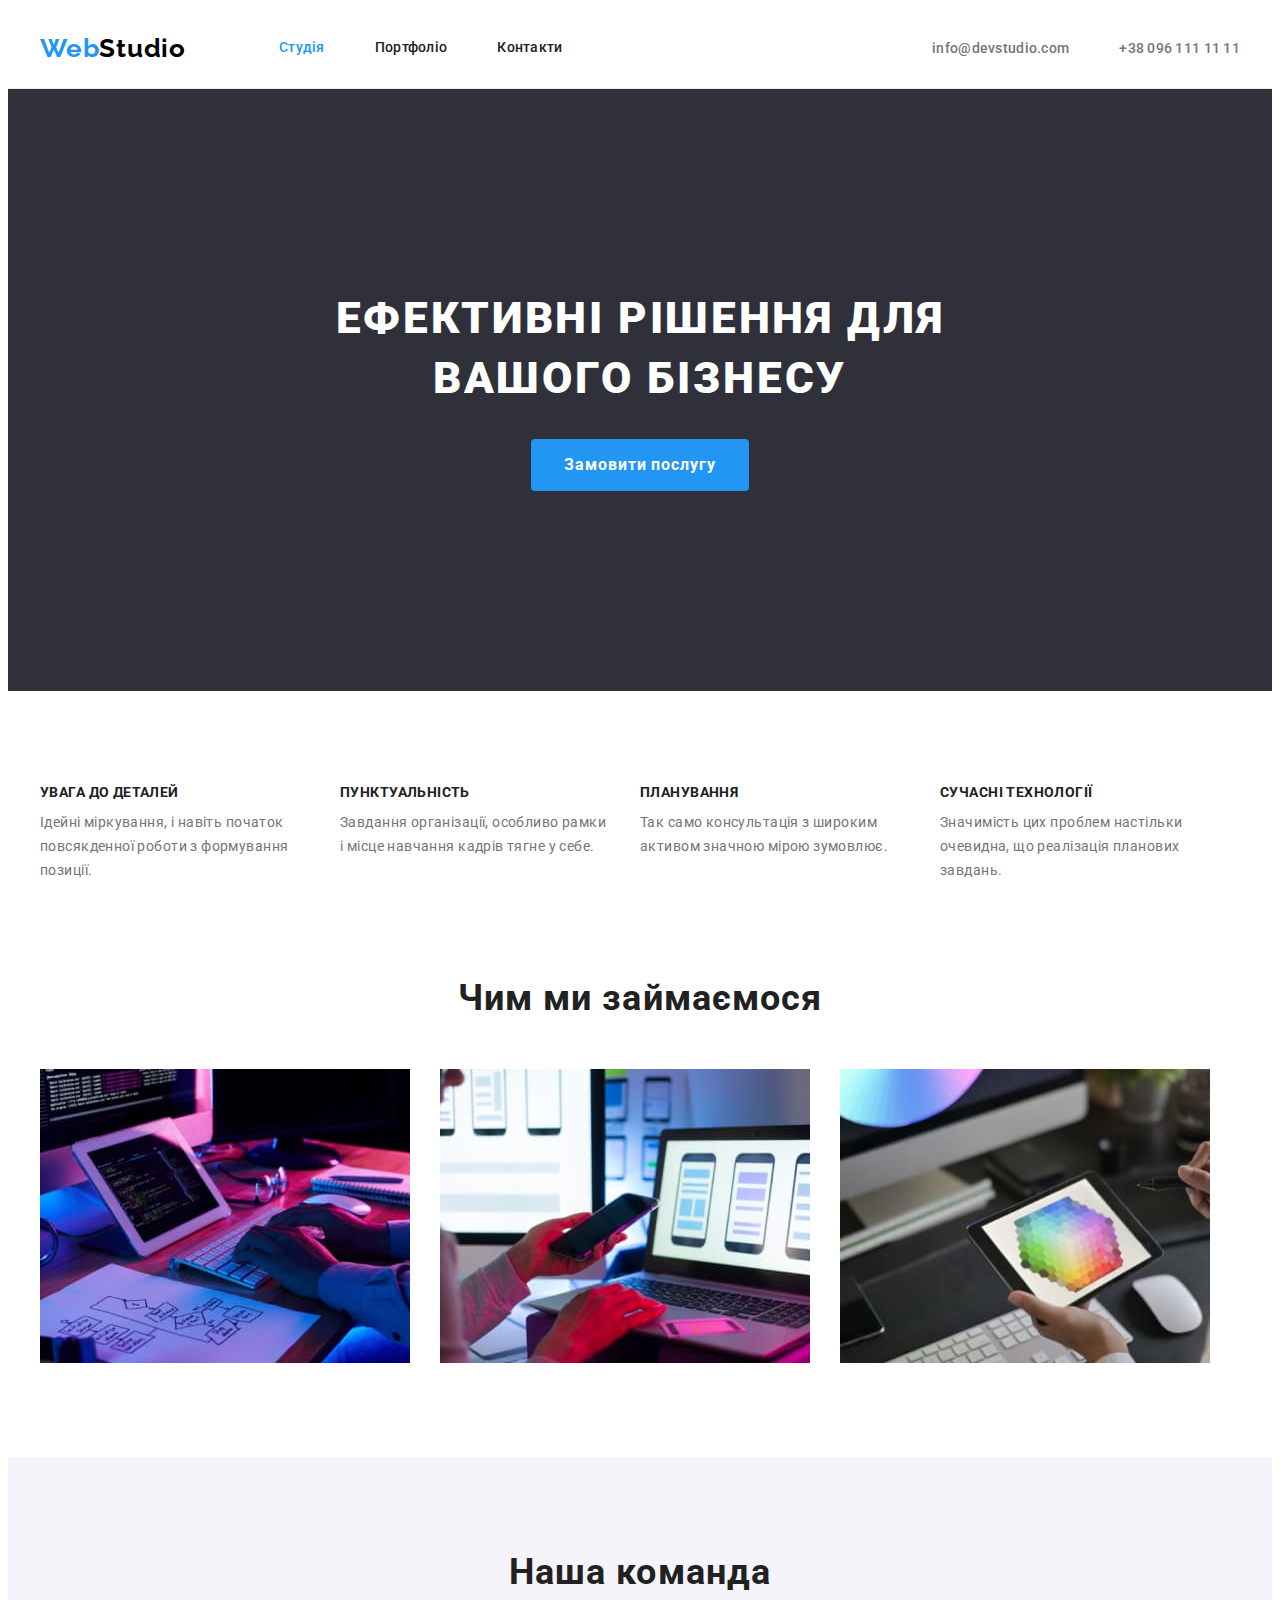
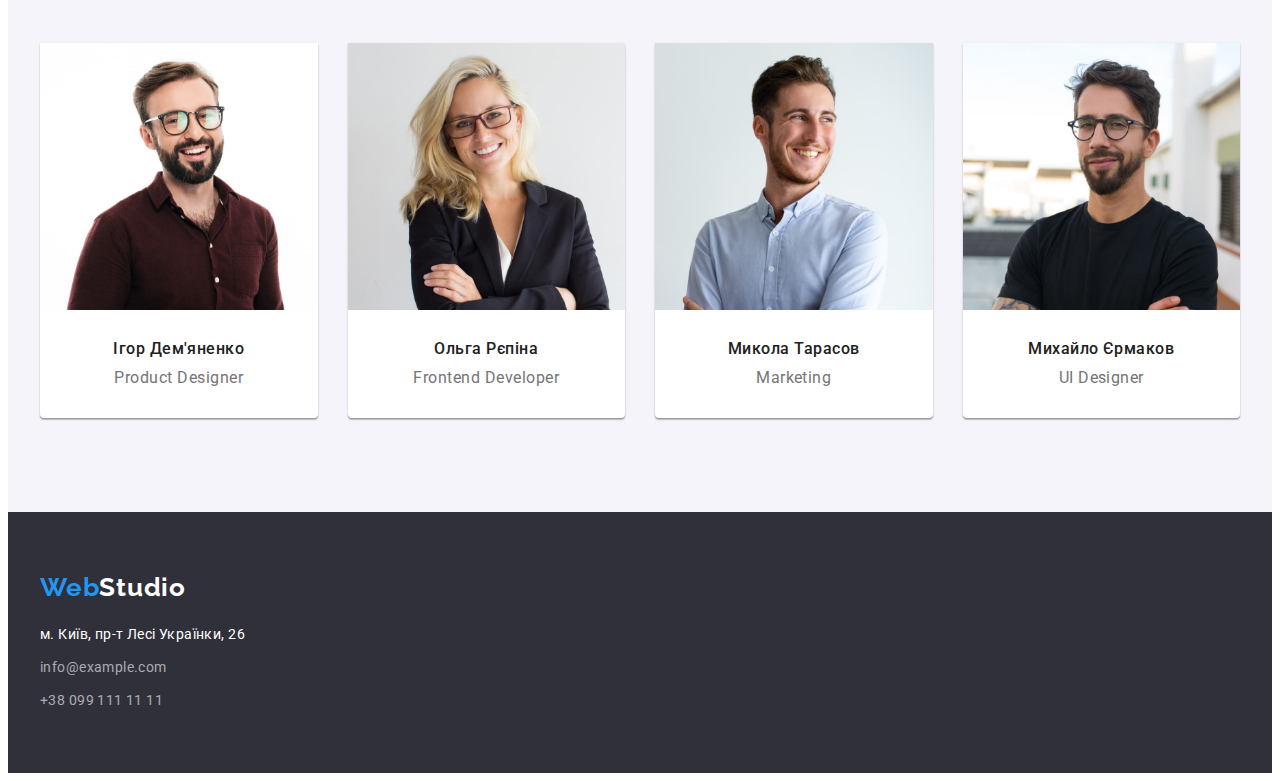
<file: index.html>
<!DOCTYPE html>
<html lang="uk">
  <head>
    <meta charset="UTF-8" />
    <meta http-equiv="X-UA-Compatible" content="IE=edge" />
    <meta name="viewport" content="width=device-width, initial-scale=1.0" />
    <title>Web Studio</title>
    <link rel="preconnect" href="https://fonts.googleapis.com" />
    <link rel="preconnect" href="https://fonts.gstatic.com" crossorigin />
    <link
      href="https://fonts.googleapis.com/css2?family=Raleway:wght@700&family=Roboto:wght@400;500;700;900&display=swap"
      rel="stylesheet"
    />
    <link
      rel="stylesheet"
      href="https://cdnjs.cloudflare.com/ajax/libs/modern-normalize/1.1.0/modern-normalize.min.css"
      integrity="sha512-wpPYUAdjBVSE4KJnH1VR1HeZfpl1ub8YT/NKx4PuQ5NmX2tKuGu6U/JRp5y+Y8XG2tV+wKQpNHVUX03MfMFn9Q=="
      crossorigin="anonymous"
      referrerpolicy="no-referrer"
    />
    <link rel="stylesheet" href="./css/styles.css" />
  </head>
  <body>
    <header class="header">
      <div class="container header-container">
        <nav class="header-nav">
          <a class="link header-logo" href=""
            ><span class="logo-accent">Web</span>Studio</a
          >
          <ul class="list header-list">
            <li class="header-item">
              <a class="header-link link current" href="">Студія</a>
            </li>
            <li class="header-item">
              <a class="header-link link" href="./portfolio.html">Портфоліо</a>
            </li>
            <li class="header-item">
              <a class="header-link link" href="">Контакти</a>
            </li>
          </ul>
        </nav>

        <ul class="list header-connect">
          <li class="connect-header-item">
            <a class="link header-mail" href="mailto:info@devstudio.com"
              >info@devstudio.com</a
            >
          </li>
          <li class="connect-header-item">
            <a class="link header-tel" href="tel:+380961111111"
              >+38 096 111 11 11</a
            >
          </li>
        </ul>
      </div>
    </header>
    <main>
      <section class="hero">
        <div class="container">
          <h1 class="hero-title">Ефективні рішення для вашого бізнесу</h1>
          <button type="button" class="hero-btn">Замовити послугу</button>
        </div>
      </section>
      <section class="features section">
        <div class="container">
          <h2 class="visually-hidden">Особливості</h2>
          <ul class="list features-list">
            <li class="features-item">
              <h3 class="features-title">Увага до деталей</h3>
              <p class="features-text">
                Ідейні міркування, і навіть початок повсякденної роботи з
                формування позиції.
              </p>
            </li>
            <li class="features-item">
              <h3 class="features-title">Пунктуальність</h3>
              <p class="features-text">
                Завдання організації, особливо рамки і місце навчання кадрів
                тягне у себе.
              </p>
            </li>
            <li class="features-item">
              <h3 class="features-title">Планування</h3>
              <p class="features-text">
                Так само консультація з широким активом значною мірою зумовлює.
              </p>
            </li>
            <li class="features-item">
              <h3 class="features-title">Сучасні технології</h3>
              <p class="features-text">
                Значимість цих проблем настільки очевидна, що реалізація
                планових завдань.
              </p>
            </li>
          </ul>
        </div>
      </section>
      <section class="activity section">
        <div class="container">
          <h2 class="activity-title">Чим ми займаємося</h2>
          <ul class="list activity-list">
            <li class="activity-item">
              <img
                src="./images/about1.jpg"
                alt="html"
                width="370"
                height="294"
              />
            </li>
            <li class="activity-item">
              <img
                src="./images/about2.jpg"
                alt="mobile"
                width="370"
                height="294"
              />
            </li>
            <li class="activity-item">
              <img
                src="./images/about3.jpg"
                alt="desing"
                width="370"
                height="294"
              />
            </li>
          </ul>
        </div>
      </section>
      <section class="team section">
        <div class="container">
          <h2 class="team-title">Наша команда</h2>
          <ul class="list team-list">
            <li class="team-card">
              <img src="./images/igor.jpg" alt="" width="270" height="260" />
              <div class="team-elements">
                <h3 class="card-title">Ігор Дем'яненко</h3>
                <p class="card-text" lang="en">Product Designer</p>
              </div>
            </li>
            <li class="team-card">
              <img src="./images/olga.jpg" alt="" width="270" height="260" />
              <div class="team-elements">
                <h3 class="card-title">Ольга Рєпіна</h3>
                <p class="card-text" lang="en">Frontend Developer</p>
              </div>
            </li>
            <li class="team-card">
              <img src="./images/nikolay.jpg" alt="" width="270" height="260" />
              <div class="team-elements">
                <h3 class="card-title">Микола Тарасов</h3>
                <p class="card-text" lang="en">Marketing</p>
              </div>
            </li>
            <li class="team-card">
              <img src="./images/myhail.jpg" alt="" width="270" height="260" />
              <div class="team-elements">
                <h3 class="card-title">Михайло Єрмаков</h3>
                <p class="card-text" lang="en">UI Designer</p>
              </div>
            </li>
          </ul>
        </div>
      </section>
    </main>
    <footer class="footer">
      <div class="container">
        <a class="link footer-logo" href=""
          ><span class="logo-accent">Web</span>Studio</a
        >
        <address class="address">
          <p class="address-text">м. Київ, пр-т Лесі Українки, 26</p>
          <ul class="list footer-connect">
            <li class="connect-item">
              <a class="link address-link" href="mailto:info@example.com"
                >info@example.com</a
              >
            </li>
            <li class="connect-item">
              <a class="link address-link" href="tel:+380991111111"
                >+38 099 111 11 11</a
              >
            </li>
          </ul>
        </address>
      </div>
    </footer>
  </body>
</html>
</file>
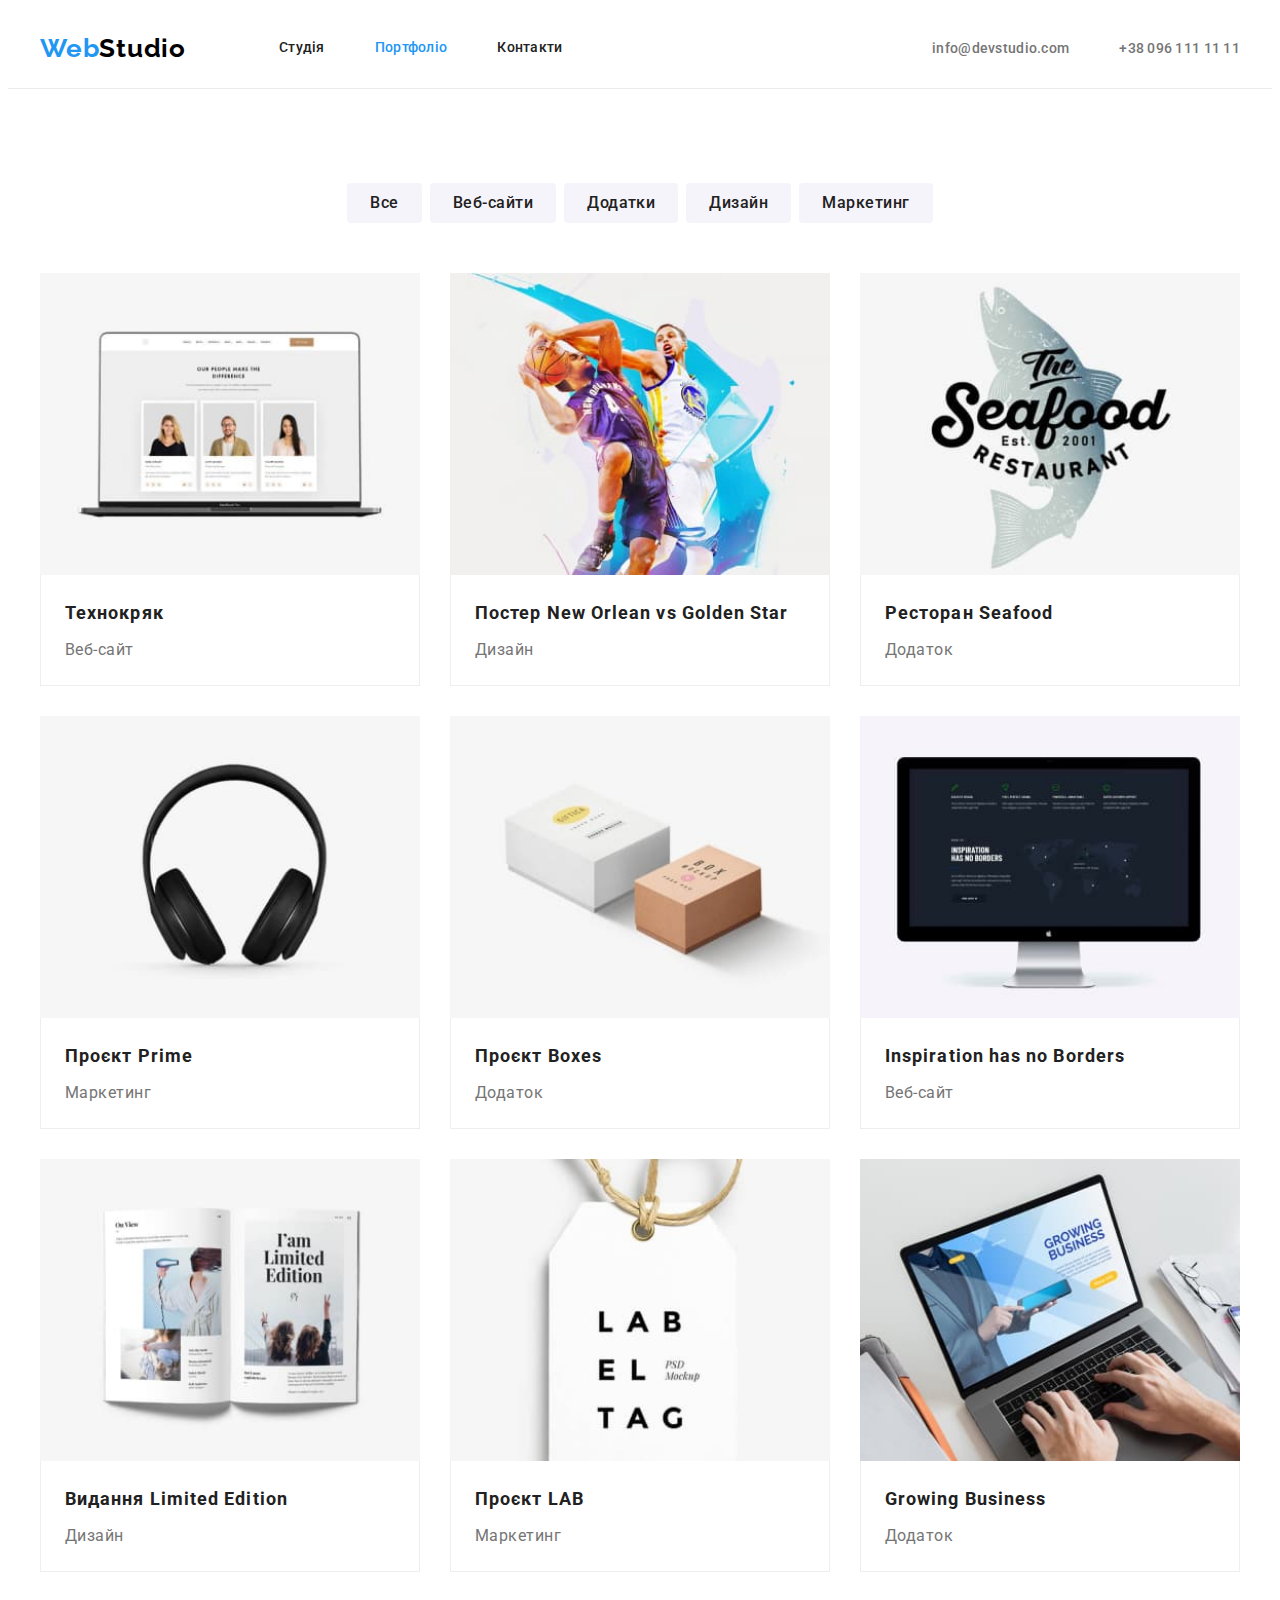
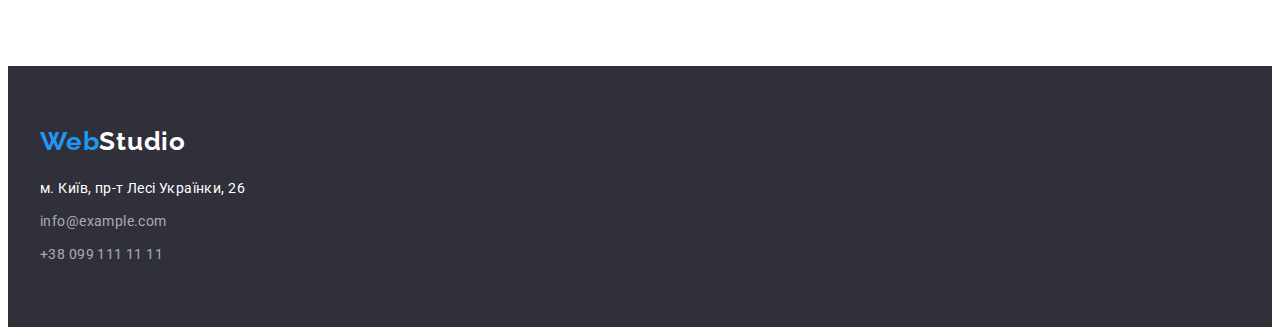
<file: portfolio.html>
<!DOCTYPE html>
<html lang="uk">
  <head>
    <meta charset="UTF-8" />
    <meta http-equiv="X-UA-Compatible" content="IE=edge" />
    <meta name="viewport" content="width=device-width, initial-scale=1.0" />
    <title>Web Studio</title>

    <link rel="preconnect" href="https://fonts.googleapis.com" />
    <link rel="preconnect" href="https://fonts.gstatic.com" crossorigin />
    <link
      href="https://fonts.googleapis.com/css2?family=Raleway:wght@700&family=Roboto:wght@400;500;700;900&display=swap"
      rel="stylesheet"
    />
    <link
      rel="stylesheet"
      href="https://cdnjs.cloudflare.com/ajax/libs/modern-normalize/1.1.0/modern-normalize.min.css"
      integrity="sha512-wpPYUAdjBVSE4KJnH1VR1HeZfpl1ub8YT/NKx4PuQ5NmX2tKuGu6U/JRp5y+Y8XG2tV+wKQpNHVUX03MfMFn9Q=="
      crossorigin="anonymous"
      referrerpolicy="no-referrer"
    />
    <link rel="stylesheet" href="./css/styles.css" />
  </head>
  <body>
    <header class="header">
      <div class="container">
        <nav class="header-nav">
          <a class="link header-logo" href=""
            ><span class="logo-accent">Web</span>Studio</a
          >
          <ul class="list header-list">
            <li class="header-item">
              <a class="header-link link" href="./index.html">Студія</a>
            </li>
            <li class="header-item">
              <a class="header-link link current" href="">Портфоліо</a>
            </li>
            <li class="header-item">
              <a class="header-link link" href="">Контакти</a>
            </li>
          </ul>
        </nav>

        <ul class="list header-connect">
          <li class="connect-header-item">
            <a class="link header-mail" href="mailto:info@devstudio.com"
              >info@devstudio.com</a
            >
          </li>
          <li class="connect-header-item">
            <a class="link header-tel" href="tel:+380961111111"
              >+38 096 111 11 11</a
            >
          </li>
        </ul>
      </div>
    </header>
    <main>
      <section class="portfolio section">
        <div class="container">
          <h1 class="visually-hidden">Портфоліо</h1>
          <ul class="filters list">
            <li><button class="btn" type="button">Все</button></li>
            <li><button class="btn" type="button">Веб-сайти</button></li>
            <li><button class="btn" type="button">Додатки</button></li>
            <li><button class="btn" type="button">Дизайн</button></li>
            <li><button class="btn" type="button">Маркетинг</button></li>
          </ul>

          <ul class="projects list">
            <li class="project-item">
              <a class="link" href=""
                ><img src="./images/website1.jpg" alt="Технокряк" />
                <div class="element">
                  <h2 class="project-title">Технокряк</h2>
                  <p class="project-text">Веб-сайт</p>
                </div></a
              >
            </li>
            <li class="project-item">
              <a class="link" href=""
                ><img src="./images/desing1.jpg" alt="Постер" />
                <div class="element">
                  <h2 class="project-title">
                    Постер New Orlean vs Golden Star
                  </h2>
                  <p class="project-text">Дизайн</p>
                </div></a
              >
            </li>
            <li class="project-item">
              <a class="link" href=""
                ><img src="./images/addition1.jpg" alt="Ресторан" />
                <div class="element">
                  <h2 class="project-title">Ресторан Seafood</h2>
                  <p class="project-text">Додаток</p>
                </div></a
              >
            </li>
            <li class="project-item">
              <a class="link" href=""
                ><img src="./images/marketing1.jpg" alt="Проєкт" />
                <div class="element">
                  <h2 class="project-title">Проєкт Prime</h2>
                  <p class="project-text">Маркетинг</p>
                </div></a
              >
            </li>
            <li class="project-item">
              <a class="link" href=""
                ><img src="./images/addition2.jpg" alt="Проєкт2" />
                <div class="element">
                  <h2 class="project-title">Проєкт Boxes</h2>
                  <p class="project-text">Додаток</p>
                </div></a
              >
            </li>
            <li class="project-item">
              <a class="link" href=""
                ><img src="./images/website2.jpg" alt="Веб-сайт" />
                <div class="element">
                  <h2 class="project-title">Inspiration has no Borders</h2>
                  <p class="project-text">Веб-сайт</p>
                </div></a
              >
            </li>
            <li class="project-item">
              <a class="link" href=""
                ><img src="./images/desing2.jpg" alt="Видання" />
                <div class="element">
                  <h2 class="project-title">Видання Limited Edition</h2>
                  <p class="project-text">Дизайн</p>
                </div></a
              >
            </li>
            <li class="project-item">
              <a class="link" href=""
                ><img src="./images/marketing2.jpg" alt="Проєкт3" />
                <div class="element">
                  <h2 class="project-title">Проєкт LAB</h2>
                  <p class="project-text">Маркетинг</p>
                </div></a
              >
            </li>
            <li class="project-item">
              <a class="link" href=""
                ><img src="./images/addition3.jpg" alt="Додаток" />
                <div class="element">
                  <h2 class="project-title">Growing Business</h2>
                  <p class="project-text">Додаток</p>
                </div></a
              >
            </li>
          </ul>
        </div>
      </section>
    </main>
    <footer class="footer">
      <div class="container">
        <a class="link footer-logo" href=""
          ><span class="logo-accent">Web</span>Studio</a
        >
        <address class="address">
          <p class="address-text">м. Київ, пр-т Лесі Українки, 26</p>
          <ul class="list footer-connect">
            <li class="connect-item">
              <a class="link address-link" href="mailto:info@example.com"
                >info@example.com</a
              >
            </li>
            <li class="connect-item">
              <a class="link address-link" href="tel:+380991111111"
                >+38 099 111 11 11</a
              >
            </li>
          </ul>
        </address>
      </div>
    </footer>
  </body>
</html>
</file>
<file: css/styles.css>
body {
  font-family: "Roboto", sans-serif;
  background-color: #ffffff;
  color: #757575;
}
:root {
  --primary-text-color: #757575;
  --primary-title-color: #212121;
  --accent-color: #2196f3;
  --white: #ffffff;
  --black: #000000;
  --primary-bg-color: #2f303a;
  --secondary-bg-color: #f5f4fa;
}

p,
h1,
h2,
h3,
h4,
h5,
h6 {
  margin: 0;
}
ul {
  margin: 0;
  padding-left: 0;
}
img {
  display: block;
  width: 100%;
  height: auto;
}
.visually-hidden {
  position: absolute;
  width: 1px;
  height: 1px;
  margin: -1px;
  border: 0;
  padding: 0;
  white-space: nowrap;
  clip-path: inset(100%);
  clip: rect(0 0 0 0);
  overflow: hidden;
}
.list {
  list-style: none;
  padding: 0;
  margin: 0;
}
.link {
  text-decoration-line: none;
}
.container {
  width: 1200px;
  margin-left: auto;
  margin-right: auto;
  padding-left: 15px;
  padding-right: 15px;
}
.section {
  padding-top: 94px;
  padding-bottom: 94px;
}
/* ----------HEADER--------- */
.header {
  border-bottom: 1px solid #ececec;
}
.header-logo {
  font-family: "Raleway";
  font-style: normal;
  font-weight: 700;
  font-size: 26px;
  line-height: 1.19;
  letter-spacing: 0.03em;
  color: var(--black);
  margin-right: 93px;
}
.logo-accent {
  color: var(--accent-color);
}

.header > .container {
  display: flex;
  align-items: center;
}
.header-nav {
  display: flex;
  align-items: center;
}
.header-list {
  display: flex;
}
.header-item:not(:last-child) {
  margin-right: 50px;
}
.header-link {
  font-weight: 500;
  font-size: 14px;
  line-height: 1.14;
  letter-spacing: 0.02em;
  color: var(--primary-title-color);
  display: block;
  padding-top: 32px;
  padding-bottom: 32px;
}
.header-link:hover,
.header-link:focus {
  font-weight: 500;
  font-size: 14px;
  line-height: 1.14;
  letter-spacing: 0.02em;
  color: var(--accent-color);
}
.current {
  color: var(--accent-color);
}
.header-mail,
.header-tel {
  font-weight: 500;
  font-size: 14px;
  line-height: 1.14;
  letter-spacing: 0.02em;
  color: var(--primary-text-color);
}
.header-mail:focus,
.header-mail:hover {
  font-weight: 500;
  font-size: 14px;
  line-height: 1.14;
  letter-spacing: 0.02em;
  color: var(--accent-color);
}
.header-tel:hover,
.header-tel:focus {
  font-weight: 500;
  font-size: 14px;
  line-height: 1.14;
  letter-spacing: 0.02em;
  color: var(--accent-color);
}

.header-connect {
  display: flex;
  align-items: center;
  gap: 50px;
  margin-left: auto;
}

/* -----------HERO-------- */
.hero {
  background-color: var(--primary-bg-color);
  padding-top: 200px;
  padding-bottom: 200px;
}
.hero-title {
  font-weight: 900;
  font-size: 44px;
  line-height: 1.36;
  text-align: center;
  letter-spacing: 0.06em;
  text-transform: uppercase;
  color: var(--white);
  height: 120px;
  width: 696px;
  margin-left: auto;
  margin-right: auto;
}
.hero-btn {
  font-family: "Roboto";
  font-style: normal;
  font-weight: 700;
  font-size: 16px;
  line-height: 1.88;
  display: flex;
  align-items: center;
  text-align: center;
  letter-spacing: 0.06em;
  color: var(--white);
  background-color: var(--accent-color);
  cursor: pointer;
  margin: 30px auto 0;
  border: 1px solid transparent;
  border-radius: 4px;
  padding: 10px 32px;
  min-width: 200px;
}
.hero-btn:hover,
.hero-btn:focus {
  background-color: #188ce8;
}
/* --------FEATURES------ */

.features-list {
  display: flex;
}
.features-item {
  width: 270px;
}
.features-item:not(:last-child) {
  margin-right: 30px;
}
.features-title {
  font-weight: 700;
  font-size: 14px;
  line-height: 1.14;
  letter-spacing: 0.03em;
  text-transform: uppercase;
  color: var(--primary-title-color);
  margin-bottom: 10px;
}
.features-text {
  font-size: 14px;
  line-height: 1.71;
  letter-spacing: 0.03em;
}
/* -------ACTIVITY------- */
.activity {
  padding-top: 0;
}
.activity-title {
  font-style: normal;
  font-weight: 700;
  font-size: 36px;
  line-height: 1.17;
  text-align: center;
  letter-spacing: 0.03em;
  color: var(--primary-title-color);
  margin-bottom: 50px;
}
.activity-list {
  display: flex;
}
.activity-item:not(:last-child) {
  margin-right: 30px;
}
/* --------TEAM------- */
.team {
  background-color: var(--secondary-bg-color);
}
.team-list {
  display: flex;
  gap: 30px;
}
.team-card {
  background-color: var(--white);
  box-shadow: 0px 1px 3px rgba(0, 0, 0, 0.12), 0px 1px 1px rgba(0, 0, 0, 0.14),
    0px 2px 1px rgba(0, 0, 0, 0.2);
  border-radius: 0px 0px 4px 4px;
  width: calc((100% - 90px) / 4);
}
.element {
  padding: 20px 24px;
}
.team-title {
  font-weight: 700;
  font-size: 36px;
  line-height: 1.17;
  text-align: center;
  letter-spacing: 0.03em;
  color: var(--primary-title-color);
  margin-bottom: 50px;
}
.card-title {
  font-weight: 500;
  font-size: 16px;
  line-height: 1.18;
  text-align: center;
  letter-spacing: 0.03em;
  color: var(--primary-title-color);
  margin-bottom: 10px;
}
.team-elements {
  padding: 30px;
}
.card-text {
  font-size: 16px;
  line-height: 1.18;
  text-align: center;
  letter-spacing: 0.03em;
}
/* -------FOOTER------ */

.footer {
  background-color: var(--primary-bg-color);
  padding-top: 60px;
  padding-bottom: 60px;
}
.footer-logo {
  font-family: "Raleway";
  font-style: normal;
  font-weight: 700;
  font-size: 26px;
  line-height: 1.19;
  letter-spacing: 0.03em;
  color: var(--white);
}
.address {
  margin-top: 20px;
}
.address-text {
  font-style: normal;
  font-weight: 400;
  font-size: 14px;
  line-height: 1.71;
  letter-spacing: 0.03em;
  color: var(--white);
  margin-bottom: 9px;
}

.address-link {
  font-style: normal;
  font-weight: 400;
  font-size: 14px;
  line-height: 1.71;
  letter-spacing: 0.03em;
  color: rgba(255, 255, 255, 0.6);
}
.address-link:hover,
.address-link:focus {
  color: var(--accent-color);
}
.connect-item:not(:last-child) {
  margin-bottom: 9px;
}
/* -------PORTFOLIO-------- */

.btn {
  font-family: inherit;
  font-weight: 500;
  font-size: 16px;
  line-height: 1.62;
  text-align: center;
  letter-spacing: 0.03em;
  color: var(--primary-title-color);
  background-color: var(--secondary-bg-color);
  border: 1px solid transparent;
  border-radius: 4px;
  cursor: pointer;
  padding: 6px 22px;
}
.btn:hover,
.btn:focus {
  background-color: var(--accent-color);
  color: var(--white);
}
.filters {
  margin-bottom: 50px;
  display: flex;
  justify-content: center;
  align-items: center;
  gap: 8px;
}
.projects {
  display: flex;
  flex-wrap: wrap;

  margin: -15px;
}
.project-item {
  width: calc(100% / 3 - 30px);
  margin: 15px;
}
.element {
  border-left: 1px solid #eeeeee;
  border-bottom: 1px solid #eeeeee;
  border-right: 1px solid #eeeeee;
}
.project-title {
  font-weight: 700;
  font-size: 18px;
  line-height: 2;
  letter-spacing: 0.06em;
  color: var(--primary-title-color);
  margin-bottom: 4px;
}
.project-text {
  font-size: 16px;
  line-height: 1.88;
  letter-spacing: 0.03em;
  font-weight: 400;
  letter-spacing: 0.03em;
  color: #757575;
}
</file>
